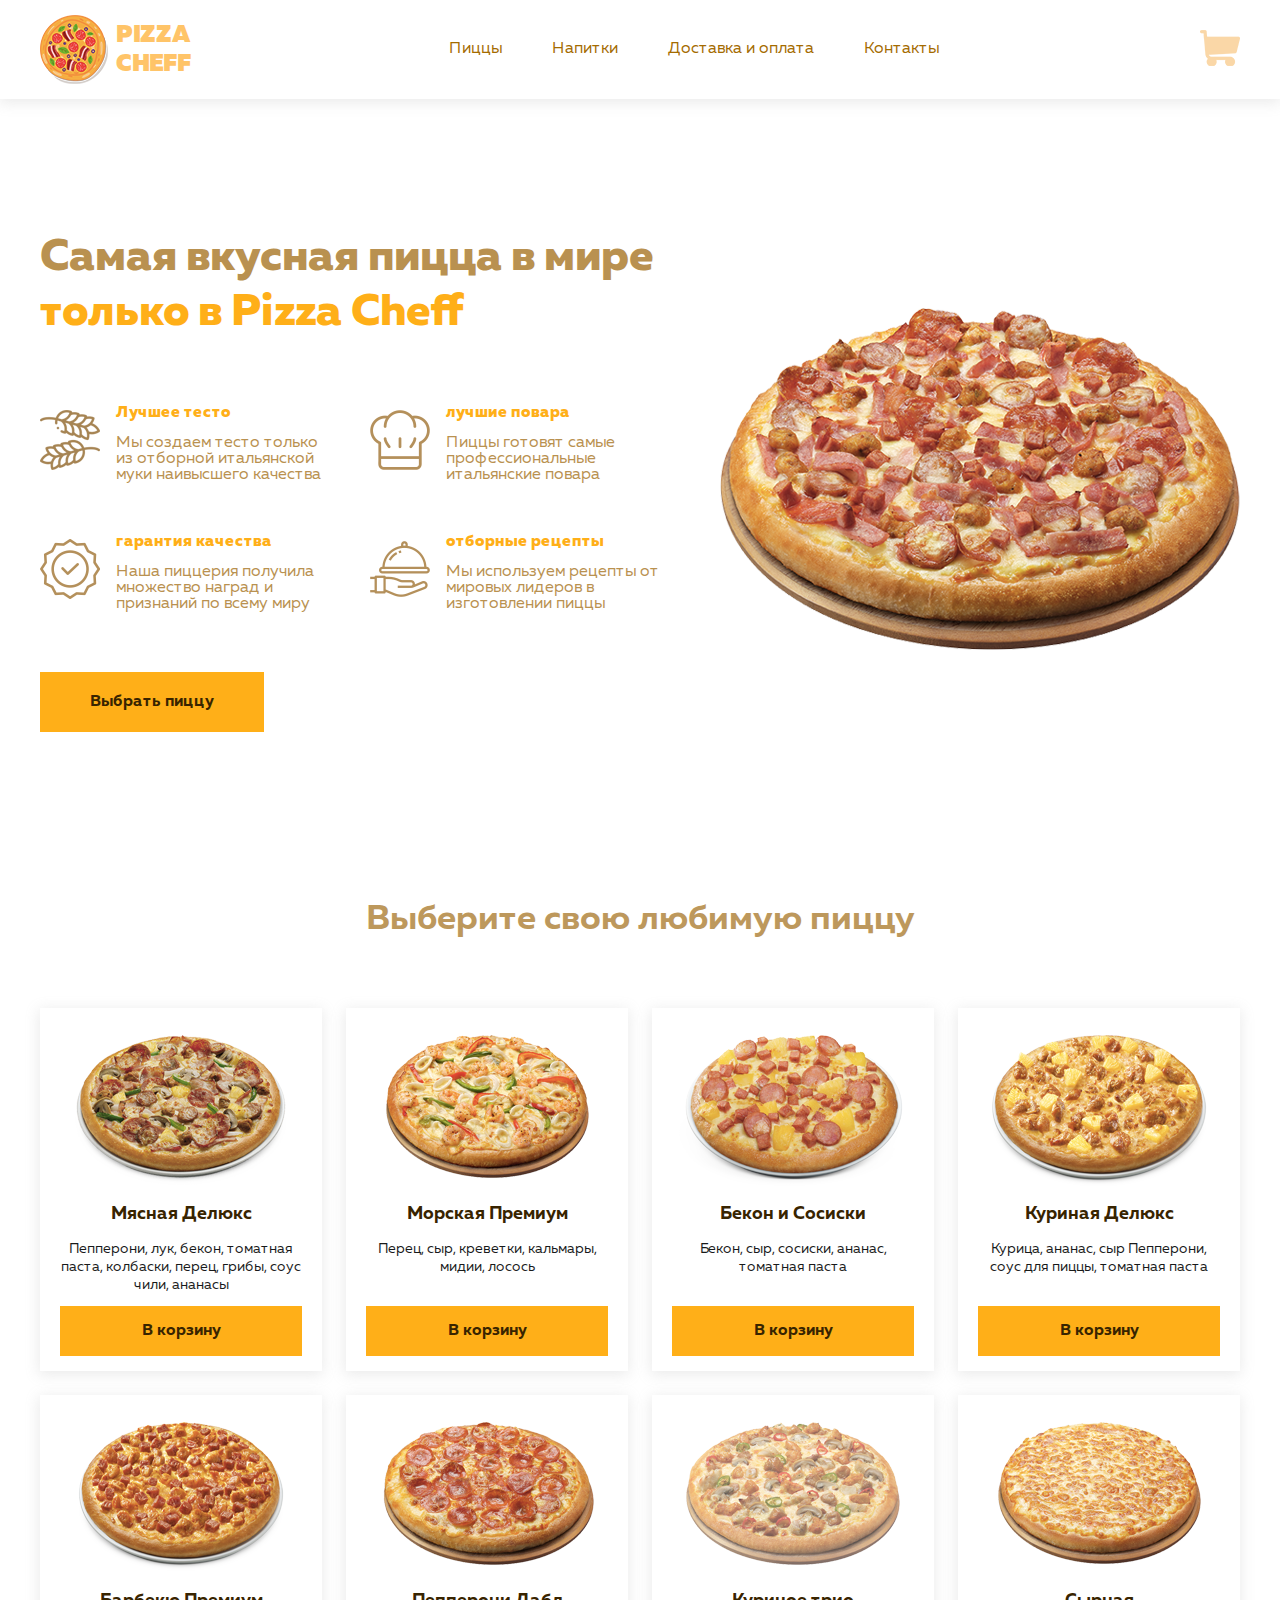
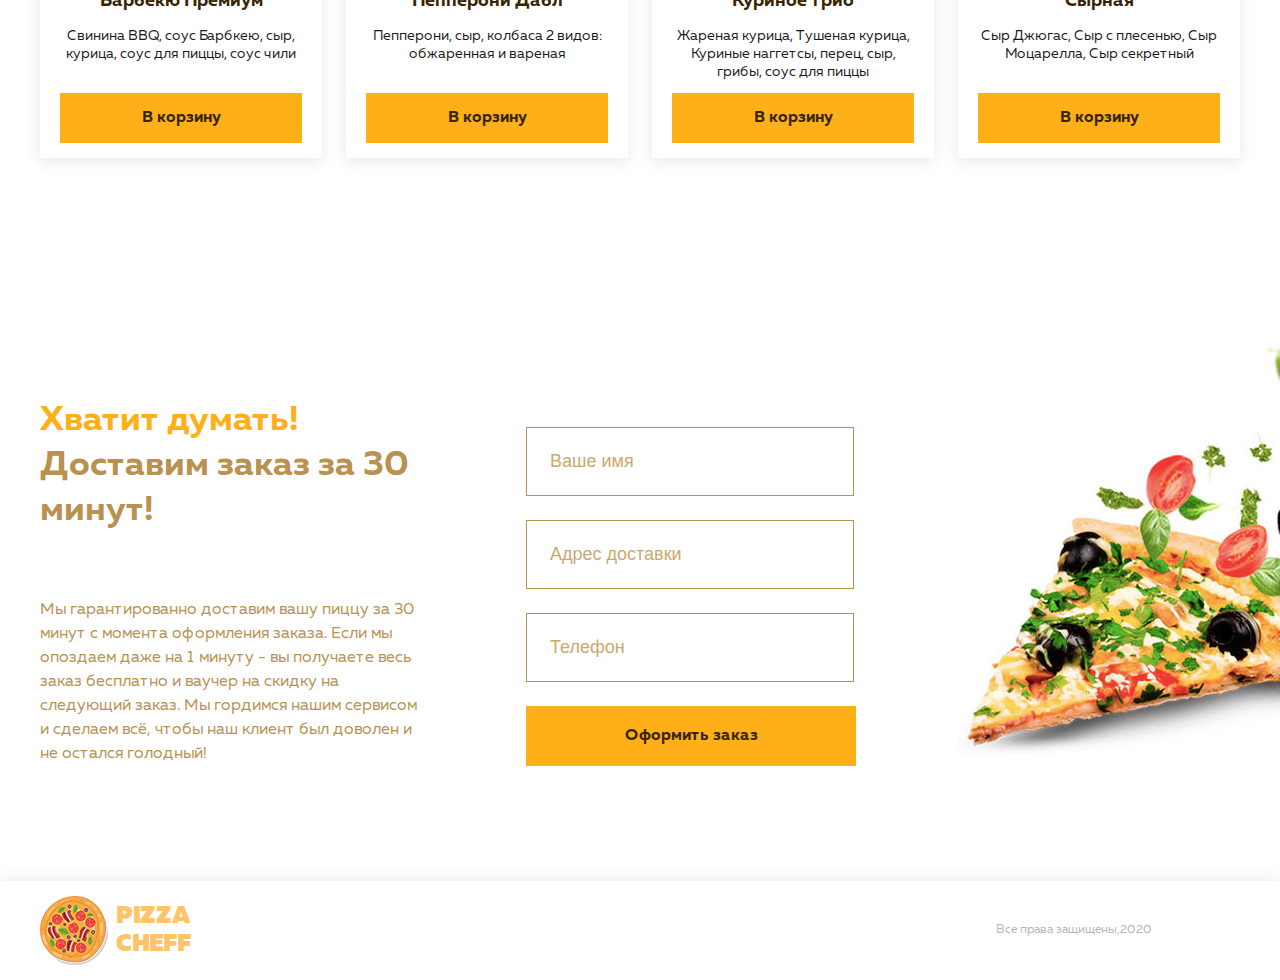
<file: work/index.html>
<!DOCTYPE html>
<html lang="en">
<head>
    <meta charset="UTF-8">
    <title>Title</title>
    <meta name="viewport" content="width=device-width, initial-scale=1.0">
    <link rel="stylesheet" href="Css/main.css">
    <link rel="stylesheet" href="Css/adaptive.css">
</head>
<body>

<div id="header">
    <div id="header-container">
        <div id="burger">
            <svg id="Layer_1" enable-background="new 0 0 512 512" height="512" viewBox="0 0 512 512" width="512"
                 xmlns="http://www.w3.org/2000/svg">
                <path d="m464.883 64.267h-417.766c-25.98 0-47.117 21.136-47.117 47.149 0 25.98 21.137 47.117 47.117 47.117h417.766c25.98 0 47.117-21.137 47.117-47.117 0-26.013-21.137-47.149-47.117-47.149z"/>
                <path d="m464.883 208.867h-417.766c-25.98 0-47.117 21.136-47.117 47.149 0 25.98 21.137 47.117 47.117 47.117h417.766c25.98 0 47.117-21.137 47.117-47.117 0-26.013-21.137-47.149-47.117-47.149z"/>
                <path d="m464.883 353.467h-417.766c-25.98 0-47.117 21.137-47.117 47.149 0 25.98 21.137 47.117 47.117 47.117h417.766c25.98 0 47.117-21.137 47.117-47.117 0-26.012-21.137-47.149-47.117-47.149z"/>
            </svg>
        </div>
        <div class="logo">
            <img src="images/pizza.png" alt="">
            <span>Pizza Cheff</span>
        </div>
        <div id="menu">
            <svg version="1.1" id="Layer_1" xmlns="http://www.w3.org/2000/svg"
                 xmlns:xlink="http://www.w3.org/1999/xlink" x="0px"
                 y="0px"
                 viewBox="0 0 492 492" style="enable-background:new 0 0 492 492;" xml:space="preserve">
<g>
	<g>
		<path d="M300.188,246L484.14,62.04c5.06-5.064,7.852-11.82,7.86-19.024c0-7.208-2.792-13.972-7.86-19.028L468.02,7.872
			c-5.068-5.076-11.824-7.856-19.036-7.856c-7.2,0-13.956,2.78-19.024,7.856L246.008,191.82L62.048,7.872
			c-5.06-5.076-11.82-7.856-19.028-7.856c-7.2,0-13.96,2.78-19.02,7.856L7.872,23.988c-10.496,10.496-10.496,27.568,0,38.052
			L191.828,246L7.872,429.952c-5.064,5.072-7.852,11.828-7.852,19.032c0,7.204,2.788,13.96,7.852,19.028l16.124,16.116
			c5.06,5.072,11.824,7.856,19.02,7.856c7.208,0,13.968-2.784,19.028-7.856l183.96-183.952l183.952,183.952
			c5.068,5.072,11.824,7.856,19.024,7.856h0.008c7.204,0,13.96-2.784,19.028-7.856l16.12-16.116
			c5.06-5.064,7.852-11.824,7.852-19.028c0-7.204-2.792-13.96-7.852-19.028L300.188,246z"/>
	</g>
</g>
</svg>

            <a href="#" class="menu-item">Пиццы</a>
            <a href="#" class="menu-item">Напитки</a>
            <a href="#" class="menu-item">Доставка и оплата</a>
            <a href="#" class="menu-item">Контакты</a>
        </div>
        <div id="cart">
            <img src="images/cart.png" alt="">
        </div>
    </div>
</div>

<div id="main">
    <div id="main-container">
        <div id="main-info">
            <h1>
                Самая вкусная пицца в мире
                <span>только в Pizza Cheff</span>
            </h1>
            <div id="main-advantages">
                <div class="advantage">
                    <div class="advantage-img">
                        <img src="images/hop.png" alt="">
                    </div>
                    <div class="advantage-text">
                        <div class="advantage-title">
                            Лучшее тесто
                        </div>
                        <div class="advantage-description">
                            Мы создаем тесто только из
                            отборной итальянской муки
                            наивысшего качества
                        </div>
                    </div>
                </div>
                <div class="advantage">
                    <div class="advantage-img">
                        <img src="images/kitchen-pack.png" alt="">
                    </div>
                    <div class="advantage-text">
                        <div class="advantage-title">
                            лучшие повара
                        </div>
                        <div class="advantage-description">
                            Пиццы готовят самые
                            профессиональные
                            итальянские повара
                        </div>
                    </div>
                </div>
                <div class="advantage">
                    <div class="advantage-img">
                        <img src="images/seo-and-web.png" alt="">
                    </div>
                    <div class="advantage-text">
                        <div class="advantage-title">
                            гарантия качества
                        </div>
                        <div class="advantage-description">
                            Наша пиццерия получила
                            множество наград и
                            признаний по всему миру
                        </div>
                    </div>
                </div>
                <div class="advantage">
                    <div class="advantage-img">
                        <img src="images/holidays.png" alt="">
                    </div>
                    <div class="advantage-text">
                        <div class="advantage-title">
                            отборные рецепты
                        </div>
                        <div class="advantage-description">
                            Мы используем рецепты
                            от мировых лидеров
                            в изготовлении пиццы
                        </div>
                    </div>
                </div>
            </div>
            <div id="main-action">
                <a href="#" class="btn">Выбрать пиццу</a>
            </div>
        </div>
        <div id="main-image">
            <img src="images/pizza_big.png" alt="">
        </div>
    </div>
</div>

<div id="products">
    <div id="products-container">
        <div id="products-title">
            Выберите свою любимую пиццу
        </div>
        <div id="products-items">
            <div class="product">
                <div class="product-image">
                    <img src="images/1.png" alt="">
                </div>
                <div class="product-title">
                    Мясная Делюкс
                </div>
                <div class="product-text">
                    Пепперони, лук, бекон, томатная паста, колбаски, перец, грибы, соус чили, ананасы
                </div>
                <div>
                    <button class="product-button btn">
                        В корзину
                    </button>
                </div>
            </div>
            <div class="product">
                <div class="product-image">
                    <img src="images/2.png" alt="">
                </div>
                <div class="product-title">
                    Морская Премиум
                </div>
                <div class="product-text">
                    Перец, сыр, креветки, кальмары, мидии, лосось
                </div>
                <div>
                    <button class="product-button btn">
                        В корзину
                    </button>
                </div>
            </div>
            <div class="product">
                <div class="product-image">
                    <img src="images/3.png" alt="">
                </div>
                <div class="product-title">
                    Бекон и Сосиски
                </div>
                <div class="product-text">
                    Бекон, сыр, сосиски, ананас, томатная паста
                </div>
                <div>
                    <button class="product-button btn">
                        В корзину
                    </button>
                </div>
            </div>
            <div class="product">
                <div class="product-image">
                    <img src="images/4.png" alt="">
                </div>
                <div class="product-title">
                    Куриная Делюкс
                </div>
                <div class="product-text">
                    Курица, ананас, сыр Пепперони, соус для пиццы, томатная паста
                </div>
                <div>
                    <button class="product-button btn">
                        В корзину
                    </button>
                </div>
            </div>
            <div class="product">
                <div class="product-image">
                    <img src="images/5.png" alt="">
                </div>
                <div class="product-title">
                    Барбекю Премиум
                </div>
                <div class="product-text">
                    Свинина BBQ, соус Барбкею, сыр, курица, соус для пиццы, соус чили
                </div>
                <div>
                    <button class="product-button btn">
                        В корзину
                    </button>
                </div>
            </div>
            <div class="product">
                <div class="product-image">
                    <img src="images/6.png" alt="">
                </div>
                <div class="product-title">
                    Пепперони Дабл
                </div>
                <div class="product-text">
                    Пепперони, сыр, колбаса 2 видов: обжаренная и вареная
                </div>
                <div>
                    <button class="product-button btn">
                        В корзину
                    </button>
                </div>
            </div>
            <div class="product">
                <div class="product-image">
                    <img src="images/7.png" alt="">
                </div>
                <div class="product-title">
                    Куриное трио
                </div>
                <div class="product-text">
                    Жареная курица, Тушеная курица, Куриные наггетсы, перец, сыр, грибы, соус для пиццы
                </div>
                <div>
                    <button class="product-button btn">
                        В корзину
                    </button>
                </div>
            </div>
            <div class="product">
                <div class="product-image">
                    <img src="images/8.png" alt="">
                </div>
                <div class="product-title">
                    Сырная
                </div>
                <div class="product-text">
                    Сыр Джюгас, Сыр с плесенью, Сыр Моцарелла, Сыр секретный
                </div>
                <div>
                    <button class="product-button btn">
                        В корзину
                    </button>
                </div>
            </div>
        </div>
    </div>
</div>

<div id="order">
    <div id="order-container">
        <div id="order-text">
            <div id="order-text-title">
                <span>Хватит думать!</span> Доставим заказ за 30 минут!
            </div>
            <div id="order-text-message">
                Мы гарантированно доставим вашу пиццу за 30 минут с момента оформления заказа. Если мы опоздаем даже на
                1 минуту - вы получаете весь заказ бесплатно и ваучер на скидку на следующий заказ. Мы гордимся нашим
                сервисом и сделаем всё, чтобы наш клиент был доволен и не остался голодный!
            </div>
        </div>
        <div id="order-form">
            <input type="text" placeholder="Ваше имя">
            <input type="text" placeholder="Адрес доставки">
            <input type="text" placeholder="Телефон">
            <button class="btn">Оформить заказ</button>
        </div>
        <div id="order-image">
            <img src="images/pizzzzza.png" alt="">
        </div>
    </div>
</div>

<div id="footer">
    <div id="footer-container">
        <div class="logo">
            <img src="images/pizza.png" alt="">
            <span>Pizza Cheff</span>
        </div>
        <div id="rights">
            Все права защищены,2020
        </div>
    </div>
</div>
<script>
    document.getElementById('burger').onclick = function () {
        document.getElementById('menu').classList.add('open');
    }
</script>

<script>
    document.querySelectorAll('#menu').forEach((item) =>{
        item.onclick = () =>{
            document.getElementById('menu').classList.remove('open');

        }
    })
</script>

</body>
</html>
</file>
<file: work/Css/main.css>
@font-face {
    font-family: MullerBold;
    src: url("../fonts/MullerBold.ttf");
}

@font-face {
    font-family: MullerRegular;
    src: url("../fonts/MullerRegular.ttf");
}

@font-face {
    font-family: MullerBlack;
    src: url("../fonts/MullerBlack.ttf");
}


@font-face {
    font-family: MullerExtraBold;
    src: url("../fonts/MullerExtraBold.ttf");
}

body {
    margin: 0;
    font-family: MullerRegular, sans-serif;
}

#header {
    background-color: rgb(255, 255, 255);
    box-shadow: 0px 3px 13.8px 1.2px rgba(152, 152, 152, 0.2);
}

#header-container {
    max-width: 1200px;
    margin: 0 auto;
    display: flex;
    align-items: center;
    justify-content: space-between;
    padding: 15px 0;
}

.logo {
    display: flex;
    align-items: center;
}

.logo span {
    font-size: 24px;
    font-family: "MullerBlack", sans-serif;
    color: rgb(255, 196, 104);
    text-transform: uppercase;
    line-height: 1.2;
    width: 85px;
    margin-left: 8px;

}

#menu {
    margin: 0 261px 0 248px;
    width: 490px;
    justify-content: space-between;
    display: flex;
}

#menu a.menu-item {
    font-size: 16px;
    color: rgb(164, 107, 0);
    line-height: 1.2;
    text-decoration: none;
}

#main-container {
    max-width: 1200px;
    margin: 0 auto;
    padding-top: 132px;
    display: flex;
    align-items: center;
    justify-content: space-between;
}

#main-info {
    max-width: 622px;
}

#main-info h1 {
    font-size: 45px;
    font-family: "MullerExtraBold", sans-serif;
    color: rgb(185, 145, 80);
    line-height: 1.222;
    margin: 0;
}

#main-info h1 span {
    color: #ffaf18;
}

#main-advantages {
    margin-top: 13px;
    display: flex;
    justify-content: space-between;
    flex-wrap: wrap;
}

.advantage {
    max-width: 292px;
    display: flex;
    align-items: center;
    margin-top: 47px;
}

.advantage .advantage-text {
    margin-left: 16px;

}

.advantage .advantage-title {
    font-size: 16px;
    font-family: "MullerExtraBold", sans-serif;
    color: rgb(255, 175, 24);
    line-height: 1.5;
}

.advantage .advantage-description {
    font-size: 16px;
    color: rgb(185, 145, 80);
    line-height: 1;
    margin-top: 10px;
}

.btn {
    background-color: rgb(255, 175, 24);
    text-align: center;
    font-size: 16px;
    font-family: "MullerBold", sans-serif;
    color: rgb(56, 36, 0);
    text-decoration: none;
    padding: 22px;
    box-sizing: border-box;
}

#main-action{
    margin-top: 60px;
}


#main-action .btn{
    width: 224px;
    display: inline-block;
}

#products-container{
    max-width: 1200px;
    margin: 0 auto;
    padding-top: 161px;
}


#products-title{
    font-size: 35px;
    font-family: "MullerBold",sans-serif;
    color: rgb(189, 152, 92);
    font-weight: bold;
    line-height: 1.571;
   text-align: center;
}

#products-items{
    margin-top: 60px;
    display: flex;
    justify-content: space-between;
    flex-wrap: wrap;
}

.product{
    background-color: rgb(255, 255, 255);
    box-shadow: 0px 3px 13.8px 1.2px rgba(152, 152, 152, 0.2);
    width: 282px;
    padding: 27px 20px 15px 20px;
    box-sizing: border-box;
    text-align: center;
    margin-bottom: 24px;
}

.product .product-title{
    font-size: 18px;
    font-family: "MullerBold",sans-serif;
    color: rgb(56, 36, 0);
    margin-top: 15px;
}



.product .product-text {
    font-size: 14px;
    color: rgb(24, 26, 26);
    line-height: 1.286;
    height: 51px;
    margin-top: 17px;

}

.product .product-button.btn{
    border: 0;
    outline: 0;
    padding: 17px;
    margin-top: 15px;
    width: 100%;
}

.product .product-image{
    height: 155px;
}

#order{
    overflow: hidden;
}

#order-container{
    margin: 0 auto;
    max-width: 1200px;
    padding:216px 0 115px 0;
    display: flex;
    justify-content: space-between;
    align-items: flex-end;
}

#order-text{
    max-width: 384px;
}

#order-text-title{
    font-size: 35px;
    font-family: "MullerBold",sans-serif;
    color: #b99150;
    line-height: 1.286;
}

#order-text-title span{
    color: rgb(255, 175, 24);
}


#order-text-message{
    font-size: 16px;
    color: rgb(185, 145, 80);
    line-height: 1.5;
    margin-top: 65px;
}

#order-form{
    max-width: 330px;
}

#order-form input{
    font-size: 18px;
    border-width: 1px;
    border-color: rgb(185, 145, 80);
    border-style: solid;
    background-color: rgb(255, 255, 255);
    width: 328px;
    padding: 23px;
    box-sizing: border-box;
    outline: 0;
    margin-bottom: 24px;
}

::placeholder{
    color: rgb(203, 168, 110);
}

#order-form button.btn{
    width: 100%;
    box-sizing: border-box;
    outline: 0;
    border: 0;
}

#order-image{
    width: 282px;
    position: relative;

}

#order-image img{
    position: absolute;
    bottom: -30px;
    left: 0;
}

#footer{
    background-color: rgb(255, 255, 255);
    box-shadow: 0px 0px 13.8px 1.2px rgba(152, 152, 152, 0.2);
}

#footer-container{
    max-width: 1200px;
    padding: 15px 0;
    display: flex;
    align-items: center;
    margin:0 auto;
    flex-wrap: wrap;
}

#footer-container .logo{
    margin-right: 437px;
}

#insta{
    margin-right: 465px;
}

#protect{
    margin-right: 357px;
}

#rights{
    font-size: 12px;
    color: rgb(186, 179, 179);
    margin-left: 358px;
}

#burger{
    display: none;
}

#menu svg{
    display: none;
}
</file>
<file: work/Css/adaptive.css>
/* 1024 - 1175 */
@media screen and (max-width: 1175px){
    #menu {
        margin: 0;

    }

    #header-container {
        padding-left: 20px;
        padding-right: 20px;
        font-size: 40px;
    }

    #header-info-container h1{

    }


    #main-container {
        padding-left: 20px;
        padding-right: 20px;
    }

    #main-image {
        max-width: 400px;
    }

    #main-image img {
        max-width: 100%;
    }

    .product {
        margin: 12px;
    }

    #products-items {
        justify-content: center;
    }

    #order-container {
        padding-left: 20px;
        padding-right: 20px;
    }

    #order-image {
        width: 200px;
    }

    #footer-container {
        padding-left: 20px;
        padding-right: 20px;
    }
}

/* 768 - 1023 */
@media screen and (max-width: 1023px) {
    #menu {
        width: 420px;
    }

    #main-container {
        flex-direction: column;
        padding-top: 70px;
    }

    #main-info {
        order: 2;
    }

    #main-info h1 {
        text-align: center;
    }

    #main-action {
        text-align: center;
    }

    #main-image {
        order: 1;
        margin-bottom: 30px;
    }

    #products-container {
        padding-top: 70px;
    }

    #products-items {
        margin-top: 20px;
    }

    #order-container {
        padding-top: 50px;
        position: relative;
        justify-content: center;
    }

    #order-form {
        margin-left: 20px;
    }

    #order-image {
        position: absolute;
        z-index: -1;
        right: calc(50% - 400px);
    }

    #order-image img {
        position: static;
    }

}

/* 425 - 767 */
@media screen and (max-width: 767px) {

    #rights {
        margin: 0;
    }

    #footer-container {
        justify-content: space-between;
    }

    #header-container {
        flex-wrap: wrap;
        justify-content: center;
    }

    #menu {
        order: 3;
        margin-top: 15px;
        flex-basis: 100%;
        justify-content: center;
    }

    #menu a.menu-item {
        margin: 0 5px;
    }

    #main-info h1 {
        line-height: 45px;
    }

    #cart {
        margin-left: 25px;
    }


    #order-container {
        flex-wrap: wrap;
        text-align: center;
    }

    #order-text-title {
        line-height: 35px;
    }

    #order-text-message {
        margin-top: 25px;
        margin-bottom: 25px;
    }

    #order-form {
        margin: 0 10px
    }

    #order-image {
        right: calc(50% - 200px);
    }
}

@media screen and (max-width: 649px) {
    #main-advantages {
        margin: 0 auto;
        max-width: 300px;
    }
}


/* 375 - 424 */
    @media screen and (max-width: 424px) {
        #menu {
            display: none;
            position: fixed;
            width: 100%;
            height: 100%;
            flex-direction: column;
            align-items: center;
            justify-content: flex-start;
            margin: 0;
            padding-top: 30px;
            background: #000000d9;
            top: 0;
            left: 0;
        }

        #menu a.menu-item {
            margin: 15px 5px;
        }

        #burger {
            display: block;
            margin-right: 10px;
        }

        #burger svg {
            width: 36px;
            height: 36px;
            fill: #f9d6a6;
        }

        #menu.open {
            display: flex;
        }

        #menu svg {
            display: block;
            width: 24px;
            fill: rgb(164, 107, 0);
            position: absolute;
            top: 20px;
            left: 20px;
        }

    }

    /* 320 - 374 */
    @media screen and (max-width: 374px) {
        #main-info h1 {
            font-size: 38px;
        }

        #order-form input {
            width: 290px;
        }

        #rights {
            margin-left: 10px;
        }


    }
</file>
